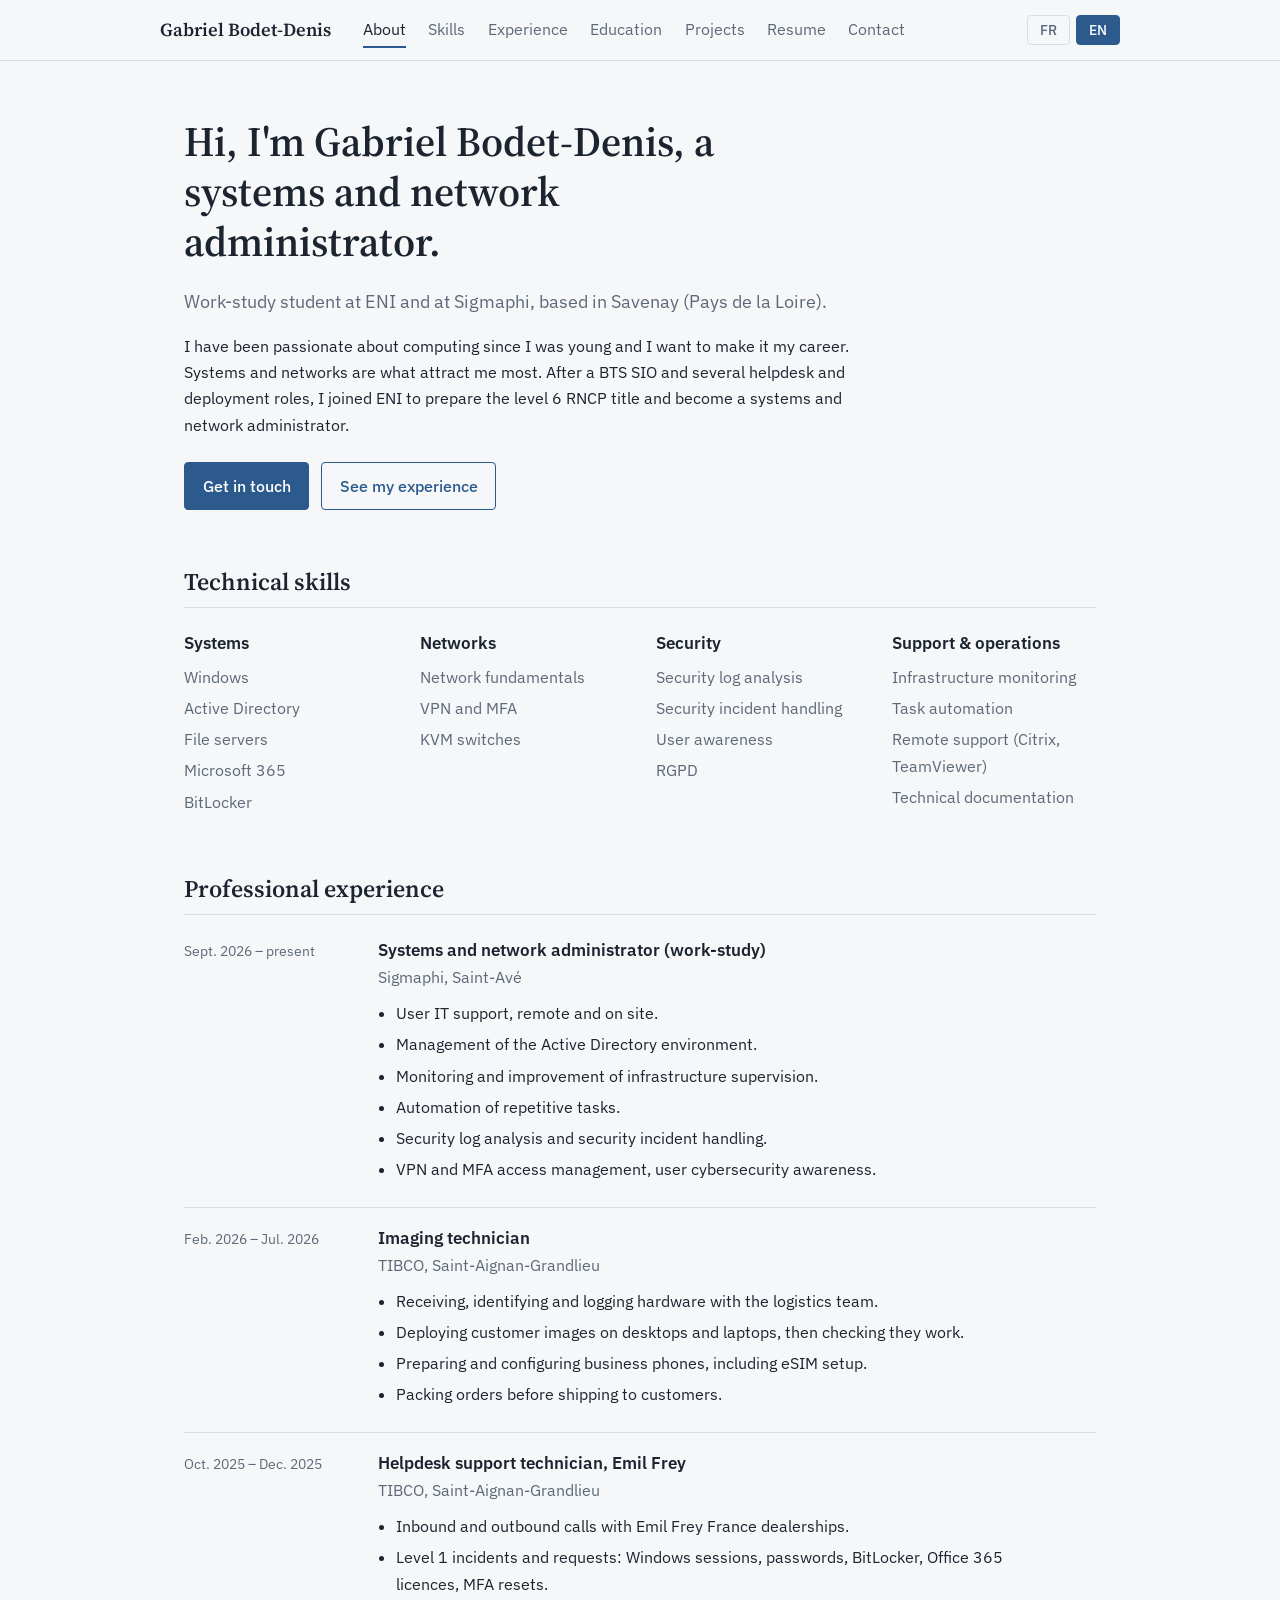
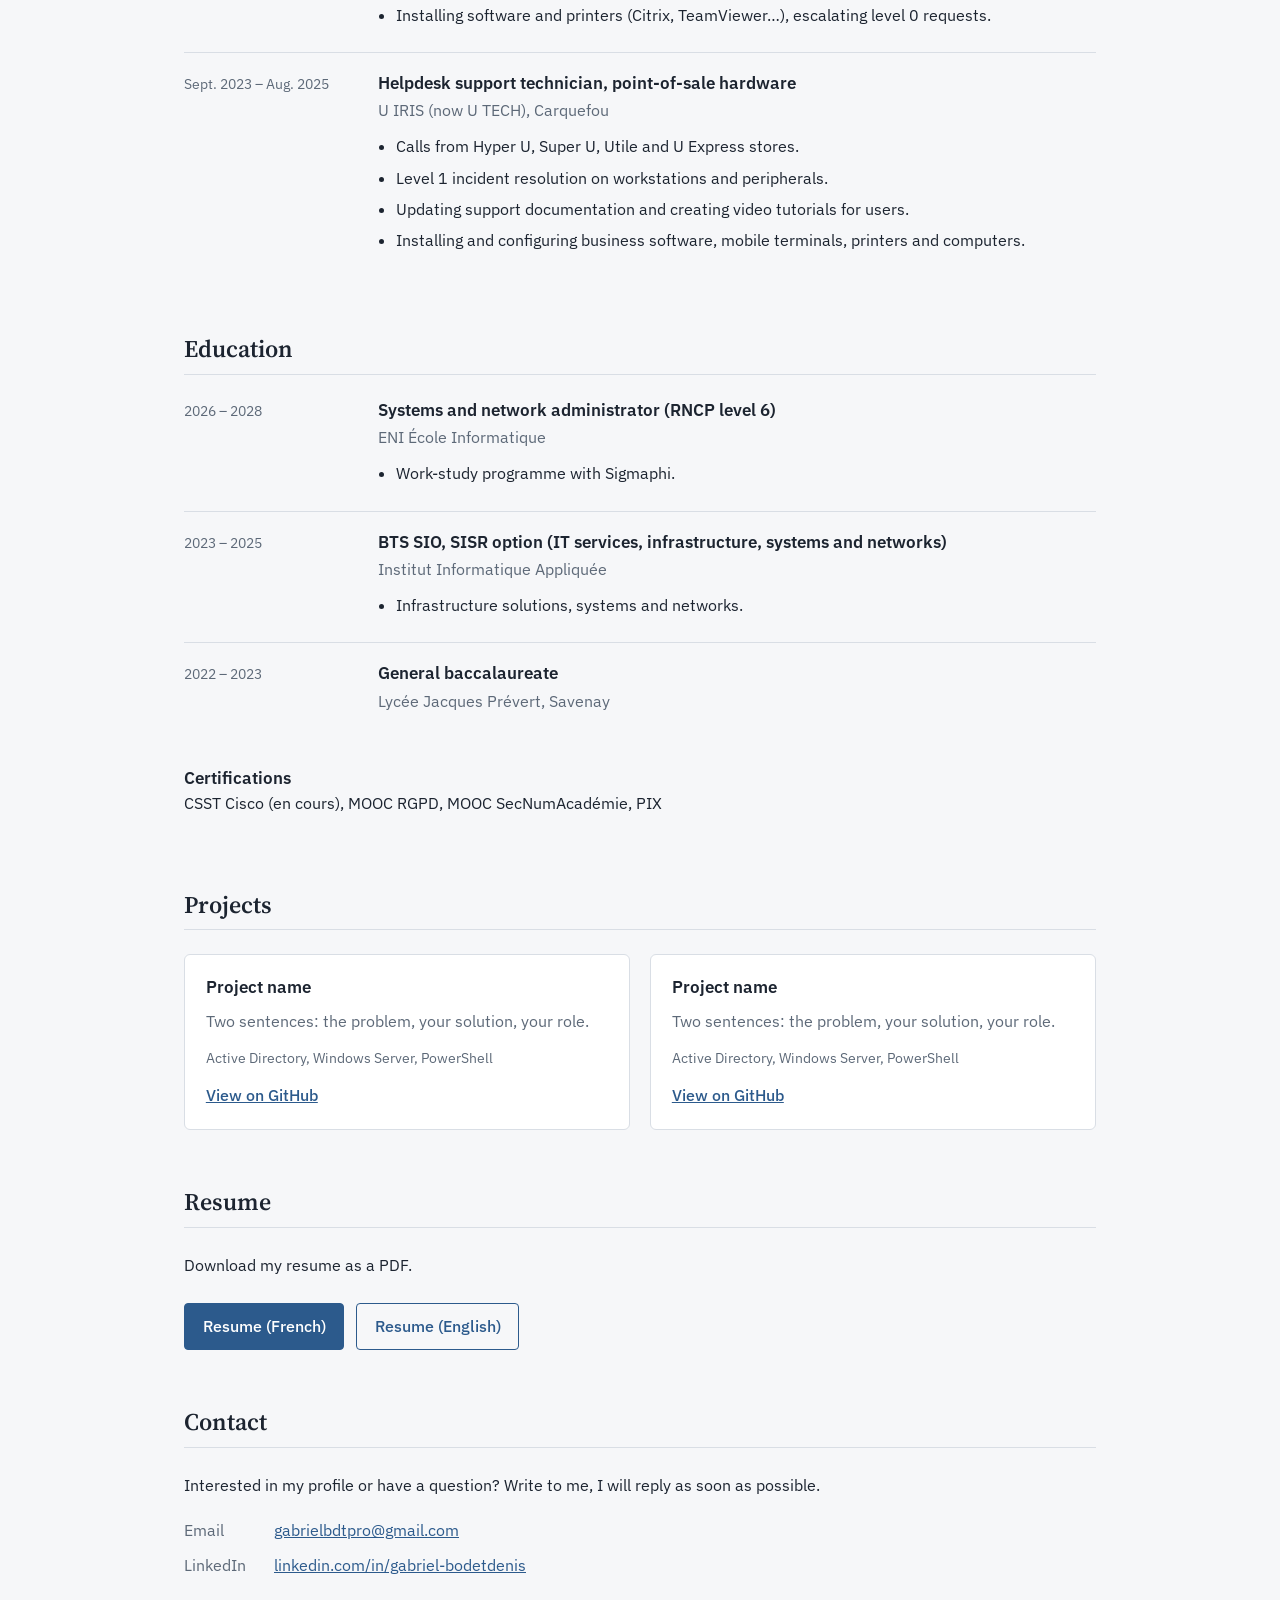
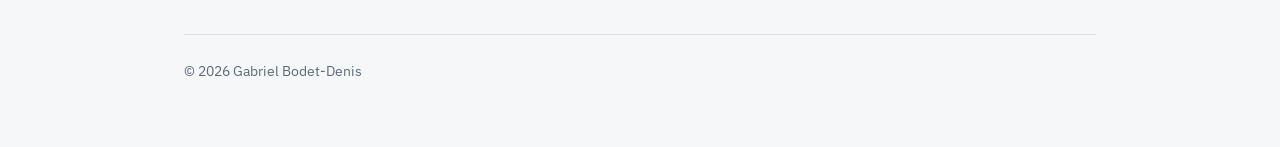
<file: index.html>
<!DOCTYPE html>
<html lang="fr">
<head>
<meta charset="utf-8">
<meta name="viewport" content="width=device-width, initial-scale=1">
<title>Gabriel Bodet-Denis – Portfolio</title>
<meta name="description" content="Portfolio de Gabriel Bodet-Denis, administrateur systèmes et réseaux en alternance.">
<link rel="preconnect" href="https://fonts.googleapis.com">
<link rel="preconnect" href="https://fonts.gstatic.com" crossorigin>
<link href="https://fonts.googleapis.com/css2?family=IBM+Plex+Sans:wght@400;500;600&family=Source+Serif+4:wght@400;600&display=swap" rel="stylesheet">
<link rel="stylesheet" href="style.css">
</head>
<body>
<div class="layout">

<aside>
  <p class="name">Gabriel Bodet-Denis</p>
  <p class="role" data-en="Systems &amp; network administrator (work-study)">Administrateur systèmes et réseaux en alternance</p>
  <nav aria-label="Navigation">
    <ul>
      <li><a href="#about" data-en="About">À propos</a></li>
      <li><a href="#skills" data-en="Skills">Compétences</a></li>
      <li><a href="#experience" data-en="Experience">Expériences</a></li>
      <li><a href="#education" data-en="Education">Formation</a></li>
      <li><a href="#projects" data-en="Projects">Projets</a></li>
      <li><a href="#cv" data-en="Resume">CV</a></li>
      <li><a href="#contact">Contact</a></li>
    </ul>
  </nav>
  <div class="lang" role="group" aria-label="Langue / Language">
    <button type="button" data-set="fr" aria-pressed="true">FR</button>
    <button type="button" data-set="en" aria-pressed="false">EN</button>
  </div>
</aside>

<main>
  <section id="about">
    <h1 data-en="Hi, I'm Gabriel Bodet-Denis, a systems and network administrator.">Bonjour, je suis Gabriel Bodet-Denis, administrateur systèmes et réseaux.</h1>
    <p class="lead" data-en="Work-study student at ENI and at Sigmaphi, based in Savenay (Pays de la Loire).">En alternance à l'ENI et chez Sigmaphi, je suis basé à Savenay (Pays de la Loire).</p>
    <p data-en="I have been passionate about computing since I was young and I want to make it my career. Systems and networks are what attract me most. After a BTS SIO and several helpdesk and deployment roles, I joined ENI to prepare the level 6 RNCP title and become a systems and network administrator.">Passionné d'informatique depuis mon plus jeune âge, je veux en faire mon métier. Les systèmes et réseaux sont le domaine qui m'attire le plus. Après un BTS SIO et plusieurs postes en support et en déploiement, j'ai rejoint l'ENI pour préparer le titre RNCP niveau 6 et devenir administrateur systèmes et réseaux.</p>
    <div class="btns">
      <a class="btn main" href="#contact" data-en="Get in touch">Me contacter</a>
      <a class="btn" href="#experience" data-en="See my experience">Voir mon parcours</a>
    </div>
  </section>

  <section id="skills">
    <h2 data-en="Technical skills">Compétences techniques</h2>
    <div class="skills">
      <div><h3 data-en="Systems">Systèmes</h3><ul><li>Windows</li><li>Active Directory</li><li data-en="File servers">Serveurs de fichiers</li><li>Microsoft 365</li><li>BitLocker</li></ul></div>
      <div><h3 data-en="Networks">Réseaux</h3><ul><li data-en="Network fundamentals">Bases des réseaux</li><li data-en="VPN and MFA">VPN et MFA</li><li data-en="KVM switches">Commutateurs KVM</li></ul></div>
      <div><h3 data-en="Security">Sécurité</h3><ul><li data-en="Security log analysis">Analyse des logs de sécurité</li><li data-en="Security incident handling">Gestion des incidents</li><li data-en="User awareness">Sensibilisation des utilisateurs</li><li>RGPD</li></ul></div>
      <div><h3 data-en="Support & operations">Support et exploitation</h3><ul><li data-en="Infrastructure monitoring">Supervision</li><li data-en="Task automation">Automatisation de tâches</li><li data-en="Remote support (Citrix, TeamViewer)">Prise en main (Citrix, TeamViewer)</li><li data-en="Technical documentation">Documentation technique</li></ul></div>
    </div>
  </section>

  <section id="experience">
    <h2 data-en="Professional experience">Expériences professionnelles</h2>
    <div class="item">
      <div class="date" data-en="Sept. 2026 – present">Sept. 2026 – aujourd'hui</div>
      <div>
        <h3 data-en="Systems and network administrator (work-study)">Administrateur systèmes et réseaux (alternance)</h3>
        <p class="where" data-en="Sigmaphi, Saint-Avé">Sigmaphi, Saint-Avé</p>
        <ul>
          <li data-en="User IT support, remote and on site.">Support informatique des utilisateurs, à distance et sur site.</li>
          <li data-en="Management of the Active Directory environment.">Gestion de l'environnement Active Directory.</li>
          <li data-en="Monitoring and improvement of infrastructure supervision.">Suivi et évolution de la supervision de l'infrastructure.</li>
          <li data-en="Automation of repetitive tasks.">Automatisation des tâches répétitives.</li>
          <li data-en="Security log analysis and security incident handling.">Analyse des logs de sécurité et gestion des incidents de sécurité.</li>
          <li data-en="VPN and MFA access management, user cybersecurity awareness.">Gestion des accès VPN et de la MFA, sensibilisation des utilisateurs à la cybersécurité.</li>
        </ul>
      </div>
    </div>
    <div class="item">
      <div class="date" data-en="Feb. 2026 – Jul. 2026">Fév. 2026 – juil. 2026</div>
      <div>
        <h3 data-en="Imaging technician">Technicien de masterisation</h3>
        <p class="where" data-en="TIBCO, Saint-Aignan-Grandlieu">TIBCO, Saint-Aignan-Grandlieu</p>
        <ul>
          <li data-en="Receiving, identifying and logging hardware with the logistics team.">Réception, identification et référencement du matériel avec l'équipe logistique.</li>
          <li data-en="Deploying customer images on desktops and laptops, then checking they work.">Déploiement des masters clients sur postes fixes et portables, puis contrôle du bon fonctionnement.</li>
          <li data-en="Preparing and configuring business phones, including eSIM setup.">Préparation et paramétrage des téléphones professionnels, dont la configuration d'eSIM.</li>
          <li data-en="Packing orders before shipping to customers.">Conditionnement des commandes avant expédition aux clients.</li>
        </ul>
      </div>
    </div>
    <div class="item">
      <div class="date" data-en="Oct. 2025 – Dec. 2025">Oct. 2025 – déc. 2025</div>
      <div>
        <h3 data-en="Helpdesk support technician, Emil Frey">Technicien support helpdesk, Emil Frey</h3>
        <p class="where" data-en="TIBCO, Saint-Aignan-Grandlieu">TIBCO, Saint-Aignan-Grandlieu</p>
        <ul>
          <li data-en="Inbound and outbound calls with Emil Frey France dealerships.">Appels entrants et sortants des concessions Emil Frey France.</li>
          <li data-en="Level 1 incidents and requests: Windows sessions, passwords, BitLocker, Office 365 licences, MFA resets.">Résolution des incidents et demandes de niveau 1 : sessions Windows, mots de passe, BitLocker, licences Office 365, réinitialisation MFA.</li>
          <li data-en="Installing software and printers (Citrix, TeamViewer…), escalating level 0 requests.">Installation de logiciels et d'imprimantes (Citrix, TeamViewer…), escalade des demandes de niveau 0.</li>
        </ul>
      </div>
    </div>
    <div class="item">
      <div class="date" data-en="Sept. 2023 – Aug. 2025">Sept. 2023 – août 2025</div>
      <div>
        <h3 data-en="Helpdesk support technician, point-of-sale hardware">Technicien support helpdesk, assistance matériel point de vente</h3>
        <p class="where" data-en="U IRIS (now U TECH), Carquefou">U IRIS (devenu U TECH), Carquefou</p>
        <ul>
          <li data-en="Calls from Hyper U, Super U, Utile and U Express stores.">Appels des points de vente Hyper U, Super U, Utile et U Express.</li>
          <li data-en="Level 1 incident resolution on workstations and peripherals.">Résolution des incidents de niveau 1 sur postes de travail et périphériques.</li>
          <li data-en="Updating support documentation and creating video tutorials for users.">Mise à jour de la documentation d'assistance et création de tutoriels vidéo pour les utilisateurs.</li>
          <li data-en="Installing and configuring business software, mobile terminals, printers and computers.">Installation et paramétrage de logiciels métiers, terminaux mobiles, imprimantes et ordinateurs.</li>
        </ul>
      </div>
    </div>
  </section>

  <section id="education">
    <h2 data-en="Education">Formations</h2>
    <div class="item">
      <div class="date" data-en="2026 – 2028">2026 – 2028</div>
      <div>
        <h3 data-en="Systems and network administrator (RNCP level 6)">Administrateur systèmes et réseaux (titre RNCP niveau 6)</h3>
        <p class="where" data-en="ENI École Informatique">ENI</p>
        <ul>
          <li data-en="Work-study programme with Sigmaphi.">Formation en alternance chez Sigmaphi.</li>
        </ul>
      </div>
    </div>
    <div class="item">
      <div class="date" data-en="2023 – 2025">2023 – 2025</div>
      <div>
        <h3 data-en="BTS SIO, SISR option (IT services, infrastructure, systems and networks)">BTS SIO option SISR</h3>
        <p class="where" data-en="Institut Informatique Appliquée">Institut Informatique Appliquée</p>
        <ul>
          <li data-en="Infrastructure solutions, systems and networks.">Solutions d'infrastructure, systèmes et réseaux.</li>
        </ul>
      </div>
    </div>
    <div class="item">
      <div class="date" data-en="2022 – 2023">2022 – 2023</div>
      <div>
        <h3 data-en="General baccalaureate">Baccalauréat général</h3>
        <p class="where" data-en="Lycée Jacques Prévert, Savenay">Lycée Jacques Prévert, Savenay</p>
      </div>
    </div>
    <h3 style="margin-top:1.5rem" data-en="Certifications">Certifications</h3>
    <p>CSST Cisco (en cours), MOOC RGPD, MOOC SecNumAcadémie, PIX</p>
  </section>

  <section id="projects">
    <h2 data-en="Projects">Projets</h2>
    <div class="projects">
      <article class="project">
        <h3 data-en="Project name">Nom du projet</h3>
        <p data-en="Two sentences: the problem, your solution, your role.">Deux phrases : le problème, votre solution, votre rôle.</p>
        <p class="tags">Active Directory, Windows Server, PowerShell</p>
        <a href="https://github.com/votre-pseudo/projet-1" target="_blank" rel="noopener" data-en="View on GitHub">Voir sur GitHub</a>
      </article>
      <article class="project">
        <h3 data-en="Project name">Nom du projet</h3>
        <p data-en="Two sentences: the problem, your solution, your role.">Deux phrases : le problème, votre solution, votre rôle.</p>
        <p class="tags">Active Directory, Windows Server, PowerShell</p>
        <a href="https://github.com/votre-pseudo/projet-2" target="_blank" rel="noopener" data-en="View on GitHub">Voir sur GitHub</a>
      </article>
    </div>
  </section>

  <section id="cv">
    <h2 data-en="Resume">Curriculum vitae</h2>
    <p data-en="Download my resume as a PDF.">Téléchargez mon CV au format PDF.</p>
    <div class="btns">
      <a class="btn main" href="assets/cv-fr.pdf" download data-en="Resume (French)">CV en français</a>
      <a class="btn" href="assets/cv-en.pdf" download data-en="Resume (English)">CV en anglais</a>
    </div>
  </section>

  <section id="contact">
    <h2>Contact</h2>
    <p data-en="Interested in my profile or have a question? Write to me, I will reply as soon as possible.">Mon profil vous intéresse ou vous avez une question ? Écrivez-moi, je vous répondrai dès que possible.</p>
    <ul class="contact-list">
      <li><span>Email</span><a href="mailto:gabrielbdtpro@gmail.com">gabrielbdtpro@gmail.com</a></li>
      <li><span>LinkedIn</span><a href="https://www.linkedin.com/in/gabriel-bodetdenis" target="_blank" rel="noopener">linkedin.com/in/gabriel-bodetdenis</a></li>
    </ul>
  </section>

  <footer>© <span id="y">2026</span> Gabriel Bodet-Denis</footer>
</main>

</div>

<script>
(function(){
  var root=document.documentElement;
  var nodes=document.querySelectorAll('[data-en]');
  nodes.forEach(function(n){n.dataset.fr=n.textContent;});
  var buttons=document.querySelectorAll('.lang button');

  function setLang(l){
    root.lang=l;
    nodes.forEach(function(n){n.textContent=n.dataset[l];});
    buttons.forEach(function(b){b.setAttribute('aria-pressed',String(b.dataset.set===l));});
    document.title=l==='en'?'Gabriel Bodet-Denis – Portfolio':'Gabriel Bodet-Denis – Portfolio';
    try{localStorage.setItem('lang',l);}catch(e){}
  }

  buttons.forEach(function(b){b.addEventListener('click',function(){setLang(b.dataset.set);});});

  var saved=null;
  try{saved=localStorage.getItem('lang');}catch(e){}
  var start=saved||((navigator.language||'fr').slice(0,2)==='fr'?'fr':'en');
  if(start!=='fr')setLang(start);

  document.getElementById('y').textContent=new Date().getFullYear();

  var links=document.querySelectorAll('nav a');
  var obs=new IntersectionObserver(function(entries){
    entries.forEach(function(e){
      if(e.isIntersecting){
        links.forEach(function(a){a.classList.toggle('on',a.getAttribute('href')==='#'+e.target.id);});
      }
    });
  },{rootMargin:'-30% 0px -60% 0px'});
  document.querySelectorAll('main section').forEach(function(s){obs.observe(s);});
})();
</script>
</body>
</html>
</file>
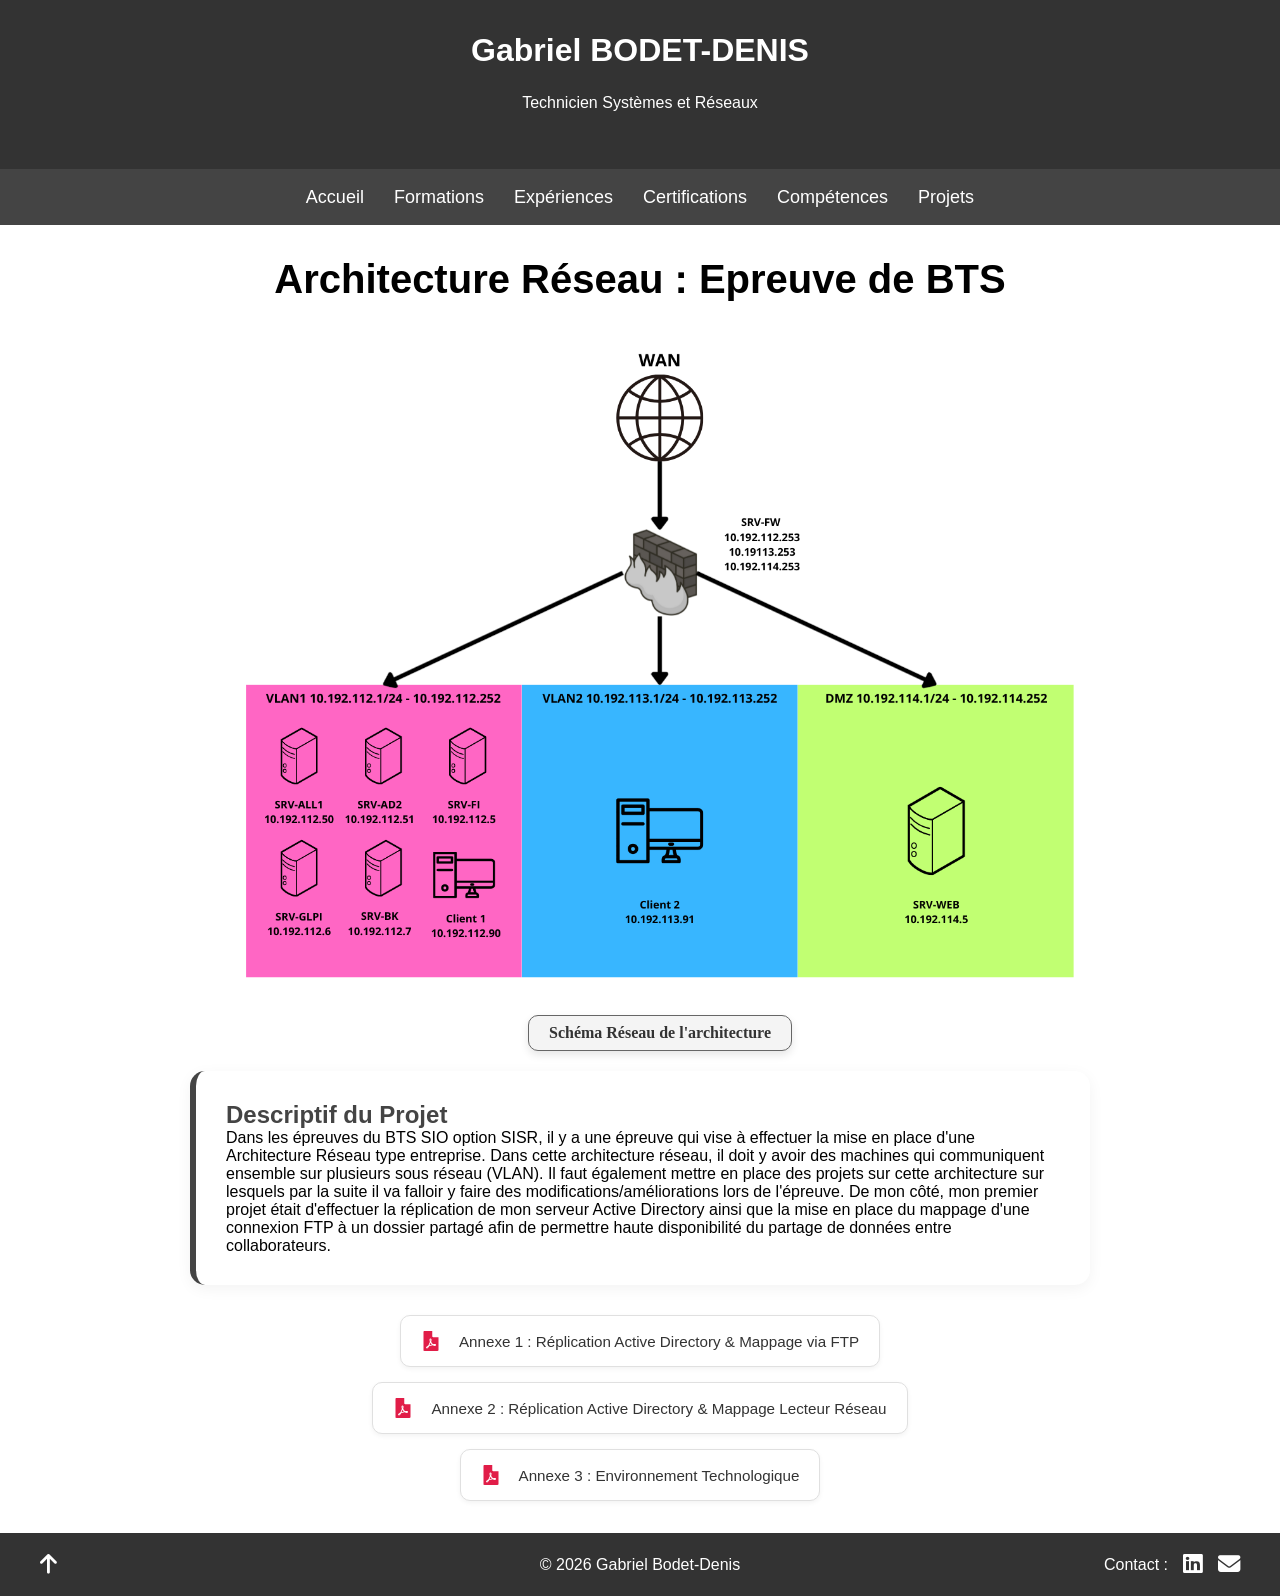
<file: projet-1.html>
<!DOCTYPE html>
<html lang="fr">
    <head>
  <meta charset="UTF-8">
  <meta name="viewport" content="width=device-width, initial-scale=1.0">
  <link rel="stylesheet" href="index.html">
  <link rel="stylesheet" href="style-projet-1.css">
  <title>Gabriel Bodet-Denis - Portfolio</title>
  <link rel="icon" type="image/png" href="C:\Users\gabri\OneDrive\Bureau\Portfolio\images\Designer.png">
  <link rel="stylesheet" href="https://cdnjs.cloudflare.com/ajax/libs/font-awesome/6.5.1/css/all.min.css"> 

    </head>


<!--Header-->

        <header>
            <h1>Gabriel BODET-DENIS</h1>
                <p>Technicien Systèmes et Réseaux</p>
        </header>

<!-- Body -->

<body>
    <nav>
                        <ul class="nav-links">
                            <li><a href="index.html#accueil" class="nav-link active">Accueil</a></li>
                            <li><a href="index.html#formations" class="nav-link active">Formations</a></li>
                            <li><a href="index.html#experiences" class="nav-link active">Expériences</a></li>
                            <li><a href="index.html#certifications" class="nav-link active">Certifications</a></li>
                            <li><a href="index.html#competences" class="nav-link active">Compétences</a></li>
                            <li><a href="index.html#projet" class="nav-link active">Projets</a></li>
                        </ul> 
    </nav>

    <main>
        <h1 id="titre">Architecture Réseau : Epreuve de BTS</h1>

         <div class="conteneur-global">
            <img src="epreuve.png" alt="Schéma Réseau" class="schema-img">

            <div class="case-style">
                Schéma Réseau de l'architecture
            </div>
        </div>

        <div class="projet-container">
            <div class="carte-projet">
                <h2>Descriptif du Projet</h2>
                <p>Dans les épreuves du BTS SIO option SISR, il y a une épreuve qui vise à effectuer la mise en place d'une Architecture Réseau type entreprise. Dans cette architecture réseau, il doit y avoir des machines qui communiquent ensemble sur plusieurs sous réseau (VLAN). Il faut également mettre en place des projets sur cette architecture sur lesquels par la suite il va falloir y faire des modifications/améliorations lors de l'épreuve. De mon côté, mon premier projet était d'effectuer la réplication de mon serveur Active Directory ainsi que la mise en place du mappage d'une connexion FTP à un dossier partagé afin de permettre haute disponibilité du partage de données entre collaborateurs.</p>
            </div>

            <div class="annexes-grid">
                
                <a href="ad-ftp.pdf" target="_blank" class="carte-annexe">
                <svg class="pdf-icon" xmlns="http://www.w3.org/2000/svg" viewBox="0 0 384 512" width="20" height="20">
                    <path fill="#e11d48" d="M181.9 256.1c-5-16-4.9-46.9-2-46.9 8.4 0 7.6 36.9 2 46.9zm-1.7 47.2c-7.7 20.2-17.3 43.3-28.4 62.7 18.3-7 39-17.2 62.9-21.9-12.7-9.6-24.9-23.4-34.5-40.8zM86.1 428.1c0 .8 13.2-5.4 34.9-40.2-6.7 6.3-29.1 24.5-34.9 40.2zM248 160h136v328c0 13.3-10.7 24-24 24H24c-13.3 0-24-10.7-24-24V24C0 10.7 10.7 0 24 0h200v136c0 13.2 10.8 24 24 24zm-8 171.8c-20-12.2-33.3-29-42.7-53.8 4.5-18.5 11.6-46.6 6.2-64.2-4.7-29.4-42.4-26.5-47.8-6.8-5 18.3-.4 44.1 8.1 77-11.6 27.6-28.7 64.6-40.8 85.8-.1 0-.1.1-.2.1-27.1 13.9-73.6 44.5-54.5 68 5.6 6.9 16 10 21.5 10 17.9 0 35.7-18 61.1-61.8 25.8-8.5 54.1-19.1 79-23.2 21.7 11.8 47.1 19.5 64 19.5 29.2 0 31.2-32 19.7-43.4-13.9-13.6-44.3-8-72.6-2.1zm111.1 92.4c1.1 1.1-13.2 21.9-40.1 8.2 12.5-1.9 27.8-10.5 40.1-8.2z"/>
                </svg>
                <span class="titre-pdf">Annexe 1 : Réplication Active Directory & Mappage via FTP</span>
                </a>

                <a href="ad-lr.pdf" target="_blank" class="carte-annexe">
                <svg class="pdf-icon" xmlns="http://www.w3.org/2000/svg" viewBox="0 0 384 512" width="20" height="20">
                    <path fill="#e11d48" d="M181.9 256.1c-5-16-4.9-46.9-2-46.9 8.4 0 7.6 36.9 2 46.9zm-1.7 47.2c-7.7 20.2-17.3 43.3-28.4 62.7 18.3-7 39-17.2 62.9-21.9-12.7-9.6-24.9-23.4-34.5-40.8zM86.1 428.1c0 .8 13.2-5.4 34.9-40.2-6.7 6.3-29.1 24.5-34.9 40.2zM248 160h136v328c0 13.3-10.7 24-24 24H24c-13.3 0-24-10.7-24-24V24C0 10.7 10.7 0 24 0h200v136c0 13.2 10.8 24 24 24zm-8 171.8c-20-12.2-33.3-29-42.7-53.8 4.5-18.5 11.6-46.6 6.2-64.2-4.7-29.4-42.4-26.5-47.8-6.8-5 18.3-.4 44.1 8.1 77-11.6 27.6-28.7 64.6-40.8 85.8-.1 0-.1.1-.2.1-27.1 13.9-73.6 44.5-54.5 68 5.6 6.9 16 10 21.5 10 17.9 0 35.7-18 61.1-61.8 25.8-8.5 54.1-19.1 79-23.2 21.7 11.8 47.1 19.5 64 19.5 29.2 0 31.2-32 19.7-43.4-13.9-13.6-44.3-8-72.6-2.1zm111.1 92.4c1.1 1.1-13.2 21.9-40.1 8.2 12.5-1.9 27.8-10.5 40.1-8.2z"/>
                </svg>
                <span class="titre-pdf">Annexe 2 : Réplication Active Directory & Mappage Lecteur Réseau</span>
                </a>

                <a href="Environnement Technologique.pdf" target="_blank" class="carte-annexe">
                <svg class="pdf-icon" xmlns="http://www.w3.org/2000/svg" viewBox="0 0 384 512" width="20" height="20">
                    <path fill="#e11d48" d="M181.9 256.1c-5-16-4.9-46.9-2-46.9 8.4 0 7.6 36.9 2 46.9zm-1.7 47.2c-7.7 20.2-17.3 43.3-28.4 62.7 18.3-7 39-17.2 62.9-21.9-12.7-9.6-24.9-23.4-34.5-40.8zM86.1 428.1c0 .8 13.2-5.4 34.9-40.2-6.7 6.3-29.1 24.5-34.9 40.2zM248 160h136v328c0 13.3-10.7 24-24 24H24c-13.3 0-24-10.7-24-24V24C0 10.7 10.7 0 24 0h200v136c0 13.2 10.8 24 24 24zm-8 171.8c-20-12.2-33.3-29-42.7-53.8 4.5-18.5 11.6-46.6 6.2-64.2-4.7-29.4-42.4-26.5-47.8-6.8-5 18.3-.4 44.1 8.1 77-11.6 27.6-28.7 64.6-40.8 85.8-.1 0-.1.1-.2.1-27.1 13.9-73.6 44.5-54.5 68 5.6 6.9 16 10 21.5 10 17.9 0 35.7-18 61.1-61.8 25.8-8.5 54.1-19.1 79-23.2 21.7 11.8 47.1 19.5 64 19.5 29.2 0 31.2-32 19.7-43.4-13.9-13.6-44.3-8-72.6-2.1zm111.1 92.4c1.1 1.1-13.2 21.9-40.1 8.2 12.5-1.9 27.8-10.5 40.1-8.2z"/>
                </svg>
                <span class="titre-pdf">Annexe 3 : Environnement Technologique</span>
                </a>

            </div>
        </div>





    </main>



    <!--~~~~~~~~~~~~~~~~~~~~~~~~~~~~~~~~~~~~~~~~~~~~~~~~~~~~~~~~~~~~~~~~~~~~~~~~~~~~~~~~~~~~~~~~~~~~~~~~~~~~~~~~~~~~
~~~~~~~~~~~~~~~~~~~~~~~~~~~~~~~~~~~~~~~~~~~~~~FOOTER~~~~~~~~~~~~~~~~~~~~~~~~~~~~~~~~~~~~~~~~~~~~~~~~~~~~~~~~~~~~
~~~~~~~~~~~~~~~~~~~~~~~~~~~~~~~~~~~~~~~~~~~~~~~~~~~~~~~~~~~~~~~~~~~~~~~~~~~~~~~~~~~~~~~~~~~~~~~~~~~~~~~~~~~~~-->

<footer class="footer-container">
    <div class="footer-back-to-top">
        <a href="#top" title="Remonter en haut">
            <i class="fa-solid fa-arrow-up"></i>
        </a>
    </div>

    <div class="footer-copyright">
        © 2026 Gabriel Bodet-Denis
    </div>
    
    <div class="footer-contact">
        <span>Contact :</span>
        <a href="https://www.linkedin.com/in/gabriel-bodet-denis/" target="_blank"><i class="fa-brands fa-linkedin"></i></a>
        <a href="mailto:gabrielbdtpro@gmail.com"><i class="fa-solid fa-envelope"></i></a>
    </div>
</footer>

<!--~~~~~~~~~~~~~~~~~~~~~~~~~~~~~~~~~~~~~~~~~~~~~~~~~~~~~~~~~~~~~~~~~~~~~~~~~~~~~~~~~~~~~~~~~~~~~~~~~~~~~~~~~~~~
~~~~~~~~~~~~~~~~~~~~~~~~~~~~~~~~~~~~~~~~~~~~~~FOOTER~~~~~~~~~~~~~~~~~~~~~~~~~~~~~~~~~~~~~~~~~~~~~~~~~~~~~~~~~~~~
~~~~~~~~~~~~~~~~~~~~~~~~~~~~~~~~~~~~~~~~~~~~~~~~~~~~~~~~~~~~~~~~~~~~~~~~~~~~~~~~~~~~~~~~~~~~~~~~~~~~~~~~~~~~~-->

</body>
</html>
</file>
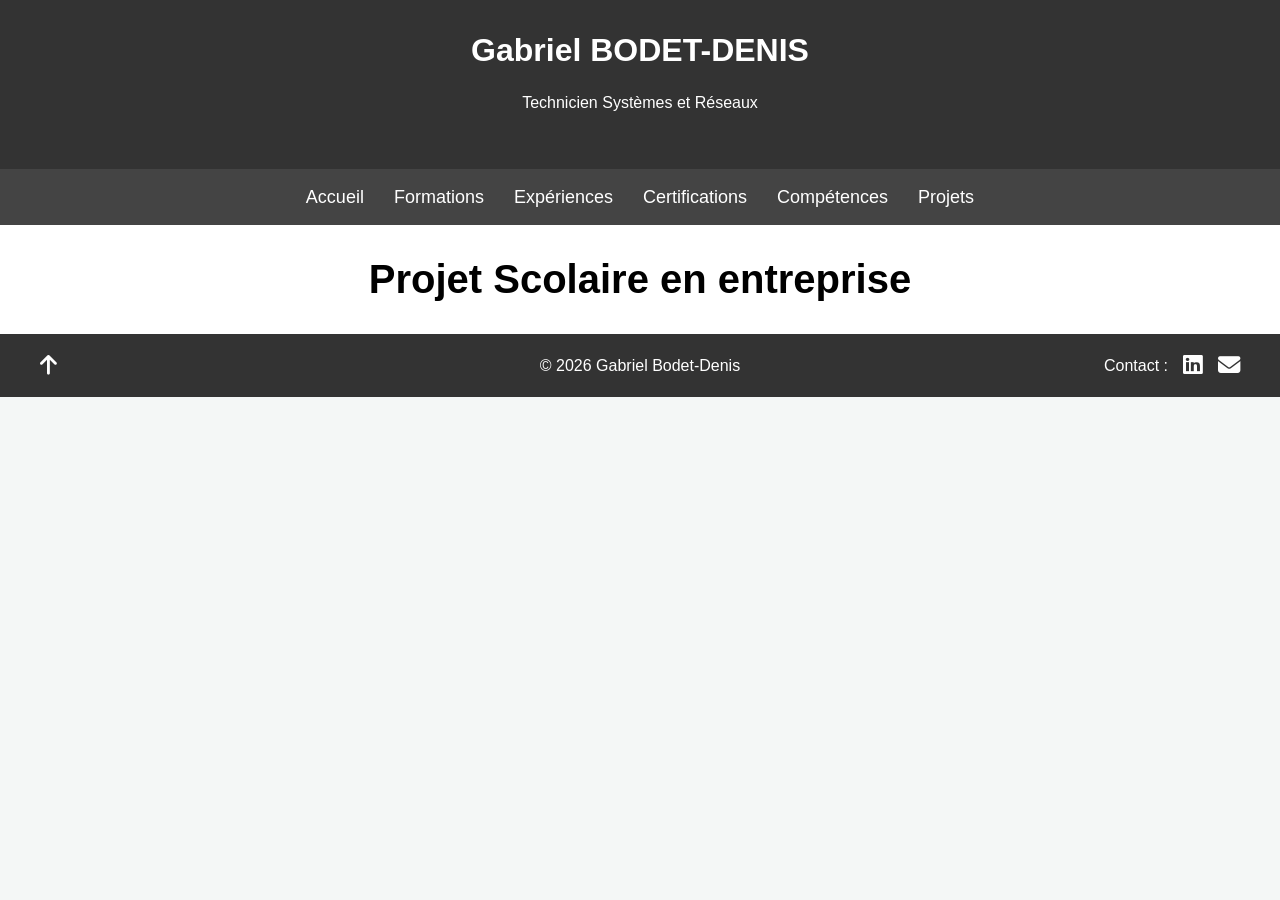
<file: projet-2.html>
<!DOCTYPE html>
<html lang="fr">
    <head>
  <meta charset="UTF-8">
  <meta name="viewport" content="width=device-width, initial-scale=1.0">
  <link rel="stylesheet" href="index.html">
  <link rel="stylesheet" href="style-projet-1.css">
  <title>Gabriel Bodet-Denis - Portfolio</title>
  <link rel="icon" type="image/png" href="C:\Users\gabri\OneDrive\Bureau\Portfolio\images\Designer.png">
  <link rel="stylesheet" href="https://cdnjs.cloudflare.com/ajax/libs/font-awesome/6.5.1/css/all.min.css"> 

    </head>


<!--Header-->

        <header>
            <h1>Gabriel BODET-DENIS</h1>
                <p>Technicien Systèmes et Réseaux</p>
        </header>

<!-- Body -->

<body>
    <nav>
                        <ul class="nav-links">
                            <li><a href="index.html#accueil" class="nav-link active">Accueil</a></li>
                            <li><a href="index.html#formations" class="nav-link active">Formations</a></li>
                            <li><a href="index.html#experiences" class="nav-link active">Expériences</a></li>
                            <li><a href="index.html#certifications" class="nav-link active">Certifications</a></li>
                            <li><a href="index.html#competences" class="nav-link active">Compétences</a></li>
                            <li><a href="index.html#projet" class="nav-link active">Projets</a></li>
                        </ul> 
    </nav>

    <main>
        <h1 id="titre">Projet Scolaire en entreprise</h1>
    </main>



    <!--~~~~~~~~~~~~~~~~~~~~~~~~~~~~~~~~~~~~~~~~~~~~~~~~~~~~~~~~~~~~~~~~~~~~~~~~~~~~~~~~~~~~~~~~~~~~~~~~~~~~~~~~~~~~
~~~~~~~~~~~~~~~~~~~~~~~~~~~~~~~~~~~~~~~~~~~~~~FOOTER~~~~~~~~~~~~~~~~~~~~~~~~~~~~~~~~~~~~~~~~~~~~~~~~~~~~~~~~~~~~
~~~~~~~~~~~~~~~~~~~~~~~~~~~~~~~~~~~~~~~~~~~~~~~~~~~~~~~~~~~~~~~~~~~~~~~~~~~~~~~~~~~~~~~~~~~~~~~~~~~~~~~~~~~~~-->

<footer class="footer-container">
    <div class="footer-back-to-top">
        <a href="#top" title="Remonter en haut">
            <i class="fa-solid fa-arrow-up"></i>
        </a>
    </div>

    <div class="footer-copyright">
        © 2026 Gabriel Bodet-Denis
    </div>
    
    <div class="footer-contact">
        <span>Contact :</span>
        <a href="https://www.linkedin.com/in/gabriel-bodet-denis/" target="_blank"><i class="fa-brands fa-linkedin"></i></a>
        <a href="mailto:gabrielbdtpro@gmail.com"><i class="fa-solid fa-envelope"></i></a>
    </div>
</footer>

<!--~~~~~~~~~~~~~~~~~~~~~~~~~~~~~~~~~~~~~~~~~~~~~~~~~~~~~~~~~~~~~~~~~~~~~~~~~~~~~~~~~~~~~~~~~~~~~~~~~~~~~~~~~~~~
~~~~~~~~~~~~~~~~~~~~~~~~~~~~~~~~~~~~~~~~~~~~~~FOOTER~~~~~~~~~~~~~~~~~~~~~~~~~~~~~~~~~~~~~~~~~~~~~~~~~~~~~~~~~~~~
~~~~~~~~~~~~~~~~~~~~~~~~~~~~~~~~~~~~~~~~~~~~~~~~~~~~~~~~~~~~~~~~~~~~~~~~~~~~~~~~~~~~~~~~~~~~~~~~~~~~~~~~~~~~~-->

</body>
</html>
</file>
<file: style.css>
:root{
  --bg:#f6f7f9; --surface:#ffffff; --ink:#1c2430; --muted:#5d6978;
  --line:#d9dee5; --accent:#2c5a8c; --accent-ink:#ffffff;
  --serif:"Source Serif 4",Georgia,"Times New Roman",serif;
  --sans:"IBM Plex Sans",system-ui,-apple-system,"Segoe UI",Roboto,sans-serif;
  --w:960px;
}
@media (prefers-color-scheme:dark){
  :root{--bg:#12171e;--surface:#181f28;--ink:#e6eaef;--muted:#9aa5b3;--line:#2a3340;--accent:#7fb0e0;--accent-ink:#0f1620}
}
*{box-sizing:border-box}
html{scroll-behavior:smooth}
@media (prefers-reduced-motion:reduce){html{scroll-behavior:auto}}
body{margin:0;background:var(--bg);color:var(--ink);font:400 1rem/1.65 var(--sans)}
a{color:var(--accent)}
a:focus-visible,button:focus-visible{outline:2px solid var(--accent);outline-offset:3px}

/* En-tête fixe : nom, navigation, langue */
aside{position:sticky;top:0;z-index:10;background:var(--bg);border-bottom:1px solid var(--line);
  display:flex;align-items:center;gap:2rem;
  padding:.8rem max(1.5rem,calc((100% - var(--w))/2))}
.name{font:600 1.15rem/1.2 var(--serif);margin:0;white-space:nowrap}
.role{display:none}
nav{flex:1}
nav ul{list-style:none;margin:0;padding:0;display:flex;flex-wrap:wrap;gap:.2rem 1.4rem}
nav a{display:block;padding:.2rem 0;color:var(--muted);text-decoration:none;border-bottom:2px solid transparent}
nav a:hover,nav a.on{color:var(--ink);border-bottom-color:var(--accent)}
.lang{display:flex;gap:.4rem}
.lang button{font:500 .85rem var(--sans);padding:.3rem .75rem;border:1px solid var(--line);background:transparent;color:var(--muted);border-radius:4px;cursor:pointer}
.lang button[aria-pressed="true"]{background:var(--accent);border-color:var(--accent);color:var(--accent-ink)}

main{max-width:var(--w);margin:0 auto;padding:3.5rem 1.5rem 4rem}
section{padding:0 0 3.5rem;scroll-margin-top:5rem}
h1{font:600 clamp(1.9rem,3.6vw,2.6rem)/1.2 var(--serif);margin:0 0 1.2rem;max-width:26ch}
h2{font:600 1.5rem/1.3 var(--serif);margin:0 0 1.5rem;padding-bottom:.6rem;border-bottom:1px solid var(--line)}
h3{font:600 1.05rem/1.4 var(--sans);margin:0}
p{margin:0 0 1rem;max-width:68ch}
.lead{font-size:1.15rem;color:var(--muted)}
.btns{display:flex;flex-wrap:wrap;gap:.75rem;margin-top:1.5rem}
.btn{display:inline-block;padding:.6rem 1.1rem;border:1px solid var(--accent);border-radius:4px;text-decoration:none;font-weight:500}
.btn.main{background:var(--accent);color:var(--accent-ink)}

.skills{display:grid;grid-template-columns:repeat(auto-fit,minmax(200px,1fr));gap:1.5rem 2rem}
.skills h3{margin-bottom:.4rem}
.skills ul{margin:0;padding:0;list-style:none;color:var(--muted)}
.skills li{padding:.15rem 0}

.item{display:grid;grid-template-columns:170px minmax(0,1fr);gap:.5rem 1.5rem;padding:1.2rem 0;border-top:1px solid var(--line)}
.item:first-of-type{border-top:0;padding-top:0}
.date{color:var(--muted);font-size:.9rem}
.item .where{color:var(--muted);margin:.1rem 0 .6rem}
.item ul{margin:0;padding-left:1.1rem;max-width:68ch}
.item li{margin-bottom:.3rem}

.projects{display:grid;grid-template-columns:repeat(auto-fit,minmax(300px,1fr));gap:1.25rem}
.project{background:var(--surface);border:1px solid var(--line);border-radius:6px;padding:1.3rem}
.project p{color:var(--muted);margin:.5rem 0 .8rem}
.tags{font-size:.85rem;color:var(--muted);margin:0 0 .8rem}
.project a{font-weight:500}

.contact-list{list-style:none;padding:0;margin:1.2rem 0 0;display:grid;gap:.5rem}
.contact-list span{display:inline-block;min-width:90px;color:var(--muted)}
footer{padding-top:1.5rem;border-top:1px solid var(--line);color:var(--muted);font-size:.9rem}

@media (max-width:860px){
  aside{position:static;flex-wrap:wrap;gap:.6rem 1rem;padding:1rem 1.25rem}
  nav{order:3;flex-basis:100%}
  .lang{margin-left:auto}
  main{padding:2rem 1.25rem 3rem}
  section{scroll-margin-top:1rem}
  .item{grid-template-columns:1fr}
}
</file>
<file: style-projet-1.css>
/*~~~~~~~~~~~~~~~~~~~~~~~~~~~~~~~~~~~~~~~~~~~~~~~~~~~~~~~~~~~~~~~~~~~~~~~~~~~~~~~~~~~~~~~~~~~~~~~~~~~~~~~~~~~~
~~~~~~~~~~~~~~~~~~~~~~~~~~~~~~~~~~~~~~~~~~~~~~HEADER~~~~~~~~~~~~~~~~~~~~~~~~~~~~~~~~~~~~~~~~~~~~~~~~~~~~~~~~~~
~~~~~~~~~~~~~~~~~~~~~~~~~~~~~~~~~~~~~~~~~~~~~~~~~~~~~~~~~~~~~~~~~~~~~~~~~~~~~~~~~~~~~~~~~~~~~~~~~~~~~~~~~~~~*/
* {
    margin: 0;
    padding: 0;
}

html {
    scroll-behavior: smooth;
}

header {
    background-color: #333;
    color: white;
    padding: 2em;
    text-align: center;
}

header h1 {
    font-weight: bold;
}

header p {
    margin-top: 25px;
    margin-bottom: 25px;
}
/*~~~~~~~~~~~~~~~~~~~~~~~~~~~~~~~~~~~~~~~~~~~~~~~~~~~~~~~~~~~~~~~~~~~~~~~~~~~~~~~~~~~~~~~~~~~~~~~~~~~~~~~~~~~~
~~~~~~~~~~~~~~~~~~~~~~~~~~~~~~~~~~~~~~~~~~~~~~HEADER~~~~~~~~~~~~~~~~~~~~~~~~~~~~~~~~~~~~~~~~~~~~~~~~~~~~~~~~~~
~~~~~~~~~~~~~~~~~~~~~~~~~~~~~~~~~~~~~~~~~~~~~~~~~~~~~~~~~~~~~~~~~~~~~~~~~~~~~~~~~~~~~~~~~~~~~~~~~~~~~~~~~~~~*/

/*~~~~~~~~~~~~~~~~~~~~~~~~~~~~~~~~~~~~~~~~~~~~~~~~~~~~~~~~~~~~~~~~~~~~~~~~~~~~~~~~~~~~~~~~~~~~~~~~~~~~~~~~~~~~
~~~~~~~~~~~~~~~~~~~~~~~~~~~~~~~~~~~~~~~~~~~~~~BODY~~~~~~~~~~~~~~~~~~~~~~~~~~~~~~~~~~~~~~~~~~~~~~~~~~~~~~~~~~~~ 
~~~~~~~~~~~~~~~~~~~~~~~~~~~~~~~~~~~~~~~~~~~~~~~~~~~~~~~~~~~~~~~~~~~~~~~~~~~~~~~~~~~~~~~~~~~~~~~~~~~~~~~~~~~~*/

body a {
    color: white;
    text-decoration: none;
}

nav a:hover {
    color: #666666;
}

ul {
    display: flex;
    justify-content: center;
    list-style-type: none;
    padding: 0;
    font-size: 18px;
}

li {
    margin: 0 15px;
}

nav {
    background-color: #444;
    height: 3.5em;
    display: flex;
    justify-content: center;
    align-items: center;
}

h2#BVN {
    color: black;
    text-align: center;
    font-family: 'Poppins'sans-serif;
    font-weight: bold;
    font-size: 2.5rem;
}

.accueil {
    text-align: left;
}

h2#s1 {
    font-family: Arial, Helvetica, sans-serif;
    margin-left: 10px;
    margin-bottom: 15px;
}

body {
    background-color: #f4f4f4;
    overflow-x: hidden;
}

main {
    background-color: white;
    padding: 2em;
    max-width: 1375px;
    margin: auto;
}



#accueil {
    padding-bottom: 30px;
}

#formations {
    padding-bottom: 30px;
}

#experiences {
    padding-bottom: 30px;
}

#certifications {
    padding-bottom: 30px;
}

#competences {
    padding-bottom: 30px;
}

#projet {
    padding-bottom: 30px;
}


html {
  scroll-behavior: smooth;
}

h1#titre {
    color: black;
    text-align: center;
    font-family: 'Poppins'sans-serif;
    font-weight: bold;
    font-size: 2.5rem;
}
/*~~~~~~~~~~~~~~~~~~~~~~~~~~~~~~~~~~~~~~~~~~~~~~~~~~~~~~~~~~~~~~~~~~~~~~~~~~~~~~~~~~~~~~~~~~~~~~~~~~~~~~~~~~~~
~~~~~~~~~~~~~~~~~~~~~~~~~~~~~~~~~~~~~~~~~~~~~~BODY~~~~~~~~~~~~~~~~~~~~~~~~~~~~~~~~~~~~~~~~~~~~~~~~~~~~~~~~~~~~ 
~~~~~~~~~~~~~~~~~~~~~~~~~~~~~~~~~~~~~~~~~~~~~~~~~~~~~~~~~~~~~~~~~~~~~~~~~~~~~~~~~~~~~~~~~~~~~~~~~~~~~~~~~~~~*/

/*~~~~~~~~~~~~~~~~~~~~~~~~~~~~~~~~~~~~~~~~~~~~~~~~~~~~~~~~~~~~~~~~~~~~~~~~~~~~~~~~~~~~~~~~~~~~~~~~~~~~~~~~~~~~
~~~~~~~~~~~~~~~~~~~~~~~~~~~~~~~~~~~~~~~~~~~~~~SCHEMA~~~~~~~~~~~~~~~~~~~~~~~~~~~~~~~~~~~~~~~~~~~~~~~~~~~~~~~~~~
~~~~~~~~~~~~~~~~~~~~~~~~~~~~~~~~~~~~~~~~~~~~~~~~~~~~~~~~~~~~~~~~~~~~~~~~~~~~~~~~~~~~~~~~~~~~~~~~~~~~~~~~~~~~*/

/* Conteneur pour tout aligner au centre */
.conteneur-global {
  text-align: center;
  width: 100%;
  padding: 20px;
}

.schema-img {
  max-width: 100%;
  height: auto;
  margin-bottom: 5px; /* Espace entre le schéma et la case */
}

/* Voici la case spécifique que tu as demandée */
.case-style {
  /* 1. Ajustement automatique à la longueur du texte */
  display: inline-block;
  width: fit-content;
  margin: 0 auto;

  /* 2. Style visuel (Coins arrondis et bordure) */
  background-color: #f4f4f4;
  border: 1px solid #666666; /* Bordure grise claire et fine */
  border-radius: 10px;        /* Coins bien arrondis */
  padding: 8px 20px;         /* Espace interne pour que le texte respire */
  

  /* 3. Ombre portée (Shadow) pour l'effet de relief */
  box-shadow: 0 4px 8px rgba(0, 0, 0, 0.1);

  /* 4. Typographie */
  font-family: "Times New Roman", Times, serif;
  font-size: 16px;
  font-weight: bold;
  color: #333;
}

/*~~~~~~~~~~~~~~~~~~~~~~~~~~~~~~~~~~~~~~~~~~~~~~~~~~~~~~~~~~~~~~~~~~~~~~~~~~~~~~~~~~~~~~~~~~~~~~~~~~~~~~~~~~~~
~~~~~~~~~~~~~~~~~~~~~~~~~~~~~~~~~~~~~~~~~~~~~~SCHEMA~~~~~~~~~~~~~~~~~~~~~~~~~~~~~~~~~~~~~~~~~~~~~~~~~~~~~~~~~~
~~~~~~~~~~~~~~~~~~~~~~~~~~~~~~~~~~~~~~~~~~~~~~~~~~~~~~~~~~~~~~~~~~~~~~~~~~~~~~~~~~~~~~~~~~~~~~~~~~~~~~~~~~~~*/

/*~~~~~~~~~~~~~~~~~~~~~~~~~~~~~~~~~~~~~~~~~~~~~~~~~~~~~~~~~~~~~~~~~~~~~~~~~~~~~~~~~~~~~~~~~~~~~~~~~~~~~~~~~~~~
~~~~~~~~~~~~~~~~~~~~~~~~~~~~~~~~~~~~~~~~~~~~~~DESCRIPTIF~~~~~~~~~~~~~~~~~~~~~~~~~~~~~~~~~~~~~~~~~~~~~~~~~~~~~~
~~~~~~~~~~~~~~~~~~~~~~~~~~~~~~~~~~~~~~~~~~~~~~~~~~~~~~~~~~~~~~~~~~~~~~~~~~~~~~~~~~~~~~~~~~~~~~~~~~~~~~~~~~~~*/

/* Style global et police */
body {
  font-family: 'Segoe UI', Tahoma, Geneva, Verdana, sans-serif;
  background-color: #f4f7f6;
}

.projet-container {
  max-width: 900px;
  margin: 0 auto;
}

/* CARTE PRINCIPALE */
.carte-projet {
  background: white;
  padding: 30px;
  border-radius: 15px;
  box-shadow: 0 4px 15px rgba(0,0,0,0.05);
  margin-bottom: 30px;
  border-left: 6px solid #444; /* Rappel du bleu de ton schéma */
}

.carte-projet h2 {
  margin-top: 0;
  color: #444;
}

/*~~~~~~~~~~~~~~~~~~~~~~~~~~~~~~~~~~~~~~~~~~~~~~~~~~~~~~~~~~~~~~~~~~~~~~~~~~~~~~~~~~~~~~~~~~~~~~~~~~~~~~~~~~~~
~~~~~~~~~~~~~~~~~~~~~~~~~~~~~~~~~~~~~~~~~~~~~~DESCRIPTIF~~~~~~~~~~~~~~~~~~~~~~~~~~~~~~~~~~~~~~~~~~~~~~~~~~~~~~
~~~~~~~~~~~~~~~~~~~~~~~~~~~~~~~~~~~~~~~~~~~~~~~~~~~~~~~~~~~~~~~~~~~~~~~~~~~~~~~~~~~~~~~~~~~~~~~~~~~~~~~~~~~~*/

/*~~~~~~~~~~~~~~~~~~~~~~~~~~~~~~~~~~~~~~~~~~~~~~~~~~~~~~~~~~~~~~~~~~~~~~~~~~~~~~~~~~~~~~~~~~~~~~~~~~~~~~~~~~~~
~~~~~~~~~~~~~~~~~~~~~~~~~~~~~~~~~~~~~~~~~~~~~~ANNEXES~~~~~~~~~~~~~~~~~~~~~~~~~~~~~~~~~~~~~~~~~~~~~~~~~~~~~~~~~
~~~~~~~~~~~~~~~~~~~~~~~~~~~~~~~~~~~~~~~~~~~~~~~~~~~~~~~~~~~~~~~~~~~~~~~~~~~~~~~~~~~~~~~~~~~~~~~~~~~~~~~~~~~~*/

/* GRILLE DES ANNEXES */
.annexes-grid {
  display: flex;
  gap: 15px;
  flex-wrap: wrap; /* Les cartes passent à la ligne si pas assez de place */
  justify-content: center;
}

/* PETITES CARTES PDF */
.carte-annexe {
  background: white;
  text-decoration: none; /* Enlève le souligné du lien */
  color: #333;
  padding: 15px 20px;
  border-radius: 10px;
  border: 1px solid #e0e0e0;
  display: flex;
  align-items: center;
  gap: 10px;
  width: fit-content;
  transition: all 0.3s ease;
  box-shadow: 0 2px 5px rgba(0,0,0,0.05);
}

/* EFFET AU SURVOL (Hover) */
.carte-annexe:hover {
  transform: translateY(-3px); /* La carte monte un peu */
  border-color: #1a3a6d;
  box-shadow: 0 6px 12px rgba(0,0,0,0.1);
  background-color: #f0f4f8;
}

.icon {
  font-size: 1.2rem;
}

.titre-pdf {
  font-size: 0.95rem;
  font-weight: 500;
}


.pdf-icon {
  display: inline-block;
  vertical-align: middle;
  margin-right: 8px; /* Espace entre l'icône et le nom du fichier */
  transition: transform 0.2s ease;
}

/* Petit effet sympa : l'icône bouge quand on survole la carte */
.carte-annexe:hover .pdf-icon {
  transform: scale(1.1);
}   

/*~~~~~~~~~~~~~~~~~~~~~~~~~~~~~~~~~~~~~~~~~~~~~~~~~~~~~~~~~~~~~~~~~~~~~~~~~~~~~~~~~~~~~~~~~~~~~~~~~~~~~~~~~~~~
~~~~~~~~~~~~~~~~~~~~~~~~~~~~~~~~~~~~~~~~~~~~~~ANNEXES~~~~~~~~~~~~~~~~~~~~~~~~~~~~~~~~~~~~~~~~~~~~~~~~~~~~~~~~~
~~~~~~~~~~~~~~~~~~~~~~~~~~~~~~~~~~~~~~~~~~~~~~~~~~~~~~~~~~~~~~~~~~~~~~~~~~~~~~~~~~~~~~~~~~~~~~~~~~~~~~~~~~~~*/


/*~~~~~~~~~~~~~~~~~~~~~~~~~~~~~~~~~~~~~~~~~~~~~~~~~~~~~~~~~~~~~~~~~~~~~~~~~~~~~~~~~~~~~~~~~~~~~~~~~~~~~~~~~~~~
~~~~~~~~~~~~~~~~~~~~~~~~~~~~~~~~~~~~~~~~~~~~~~FOOTER~~~~~~~~~~~~~~~~~~~~~~~~~~~~~~~~~~~~~~~~~~~~~~~~~~~~~~~~~~ 
~~~~~~~~~~~~~~~~~~~~~~~~~~~~~~~~~~~~~~~~~~~~~~~~~~~~~~~~~~~~~~~~~~~~~~~~~~~~~~~~~~~~~~~~~~~~~~~~~~~~~~~~~~~~*/

.footer-container {
    display: flex;
    justify-content: space-between;
    align-items: center;
    padding: 20px 40px;
    background-color: #333;
    color: white;
    width: 100%;
    box-sizing: border-box;
}

/* On donne une largeur égale aux blocs de gauche et droite pour centrer le milieu */
.footer-back-to-top, .footer-contact {
    flex: 1; 
    display: flex;
    align-items: center;
}

.footer-back-to-top {
    justify-content: flex-start;
}

.footer-contact {
    justify-content: flex-end;
    gap: 15px; /* Espace entre "Contact :" et les icônes */
}

.footer-copyright {
    flex: 2; /* Le nom prend l'espace central */
    text-align: center;
    font-weight: 500;
}

/* Style commun pour toutes les icônes du footer */
.footer-container i {
    font-size: 1.4rem; /* On s'assure qu'elles soient bien visibles */
    color: white;
    transition: all 0.3s ease;
}

/* Effets au survol */
.footer-container a:hover i {
    transform: translateY(-3px);
}

.fa-linkedin:hover { color: #0077b5 !important; }
.fa-envelope:hover { color: #666666 !important; }
.fa-arrow-up:hover { color: #666666!important; }

/*~~~~~~~~~~~~~~~~~~~~~~~~~~~~~~~~~~~~~~~~~~~~~~~~~~~~~~~~~~~~~~~~~~~~~~~~~~~~~~~~~~~~~~~~~~~~~~~~~~~~~~~~~~~~
~~~~~~~~~~~~~~~~~~~~~~~~~~~~~~~~~~~~~~~~~~~~~~FOOTER~~~~~~~~~~~~~~~~~~~~~~~~~~~~~~~~~~~~~~~~~~~~~~~~~~~~~~~~~~ 
~~~~~~~~~~~~~~~~~~~~~~~~~~~~~~~~~~~~~~~~~~~~~~~~~~~~~~~~~~~~~~~~~~~~~~~~~~~~~~~~~~~~~~~~~~~~~~~~~~~~~~~~~~~~*/
</file>
